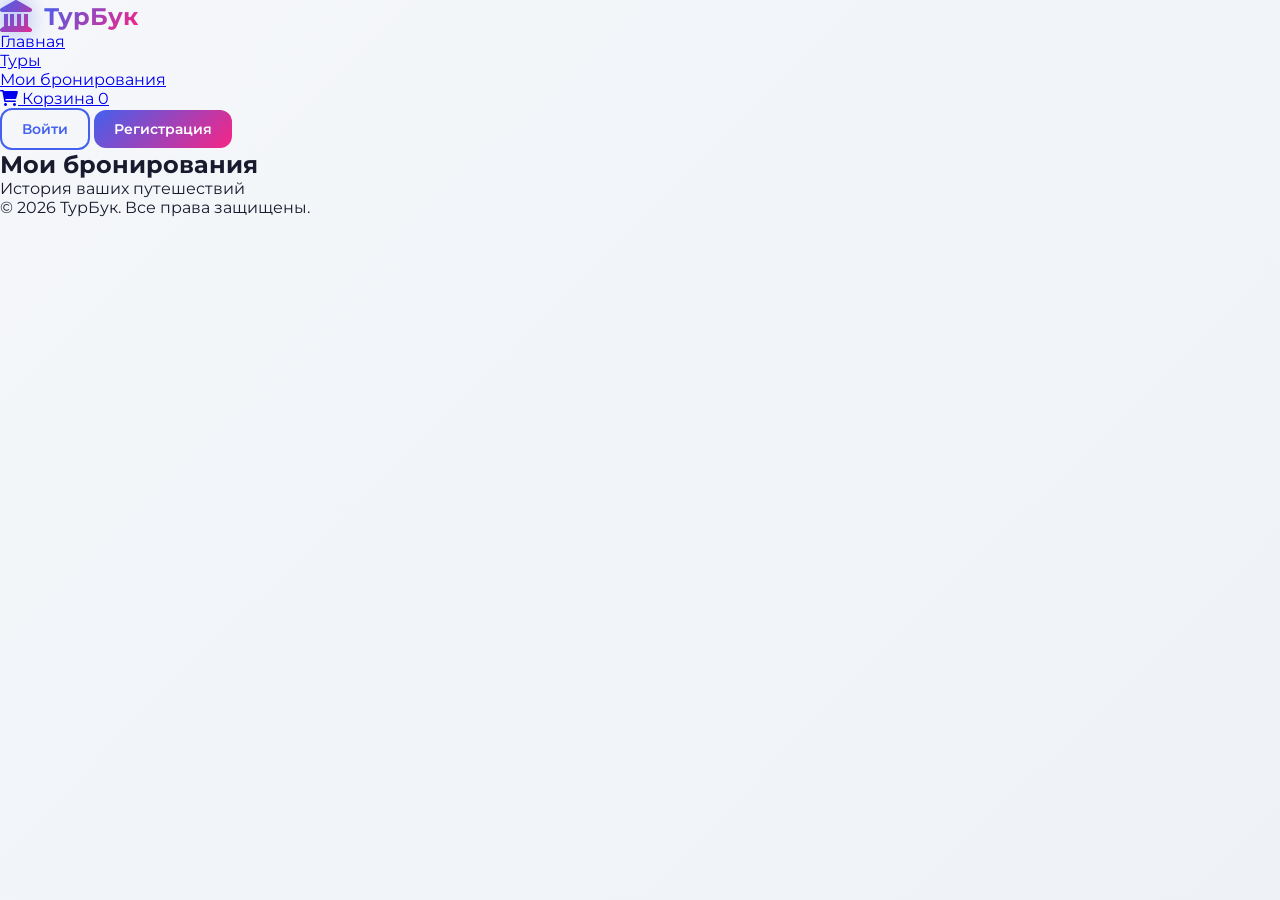
<file: booking.html>
<!DOCTYPE html>
<html lang="ru">
<head>
    <meta charset="UTF-8">
    <meta name="viewport" content="width=device-width, initial-scale=1.0">
    <title>Мои бронирования - ТурБук</title>
    <link rel="stylesheet" href="style.css">
    <link href="https://fonts.googleapis.com/css2?family=Montserrat:wght@300;400;500;600;700&display=swap" rel="stylesheet">
    <link rel="stylesheet" href="https://cdnjs.cloudflare.com/ajax/libs/font-awesome/6.0.0/css/all.min.css">
</head>
<body>
    <nav class="navbar">
        <div class="container">
            <div class="logo">
                <i class="fas fa-landmark"></i>
                <span>ТурБук</span>
            </div>
            <ul class="nav-links">
                <li><a href="index.html">Главная</a></li>
                <li><a href="tours.html">Туры</a></li>
                <li><a href="booking.html" class="active">Мои бронирования</a></li>
                <li><a href="cart.html"><i class="fas fa-shopping-cart"></i> Корзина <span id="cartCount" class="cart-count">0</span></a></li>
            </ul>
            <div class="auth-buttons" id="authButtons">
                <a href="login.html" class="btn btn-outline">Войти</a>
                <a href="register.html" class="btn btn-primary">Регистрация</a>
            </div>
            <div class="user-info" id="userInfo" style="display: none;">
                <i class="fas fa-user-circle"></i>
                <span id="username"></span>
                <button onclick="logout()" class="btn-logout">Выйти</button>
            </div>
        </div>
    </nav>

    <section class="page-header">
        <div class="container">
            <h1>Мои бронирования</h1>
            <p>История ваших путешествий</p>
        </div>
    </section>

    <section class="booking-section">
        <div class="container">
            <div id="bookingsList" class="bookings-list"></div>
        </div>
    </section>

    <footer>
        <div class="container">
            <p>&copy; 2026 ТурБук. Все права защищены.</p>
        </div>
    </footer>

    <script src="main.js"></script>
    <script>
        checkAuth();
        loadBookings();
        updateCartCount();
    </script>
</body>
</html>
</file>
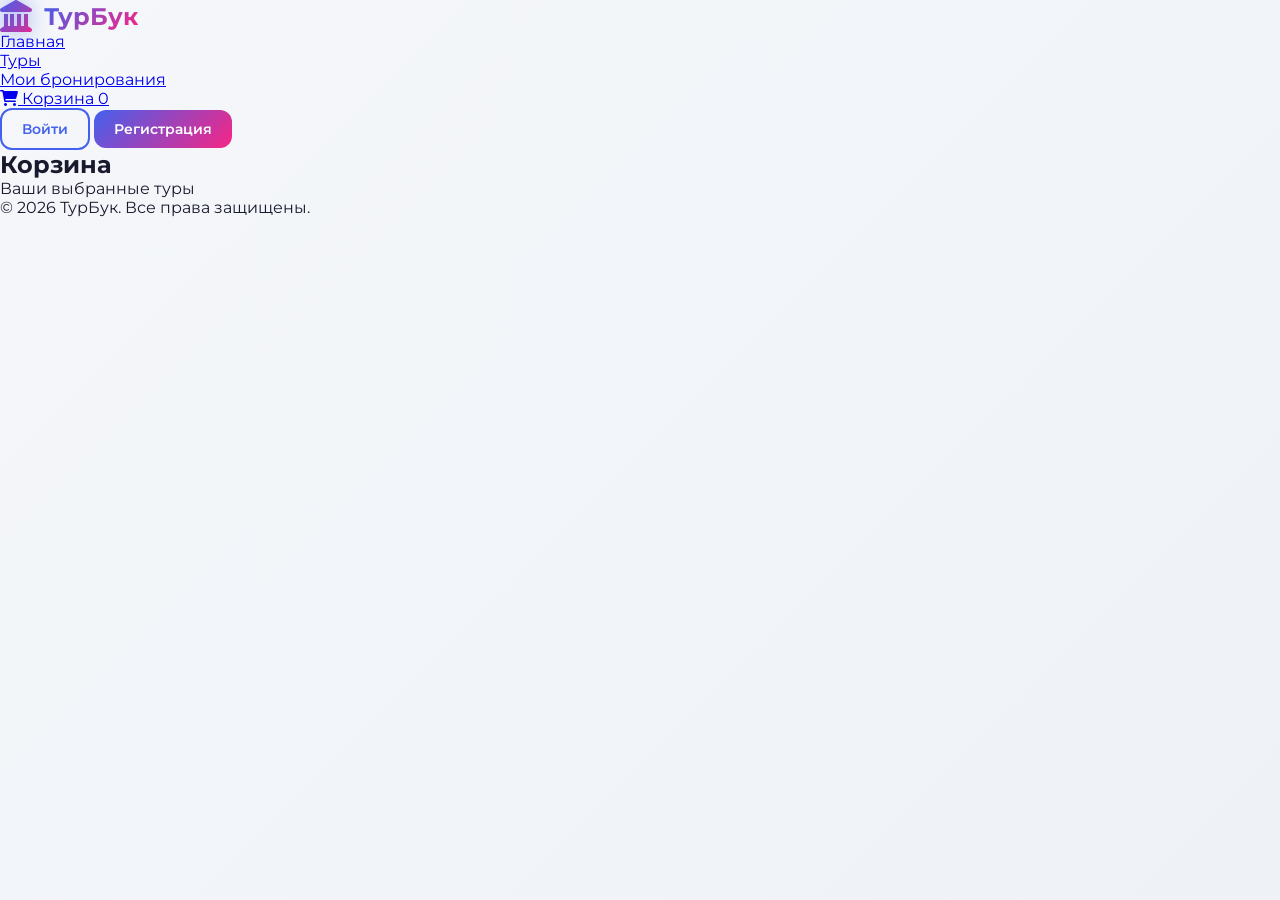
<file: cart.html>
<!DOCTYPE html>
<html lang="ru">
<head>
    <meta charset="UTF-8">
    <meta name="viewport" content="width=device-width, initial-scale=1.0">
    <title>Корзина - ТурБук</title>
    <link rel="stylesheet" href="style.css">
    <link href="https://fonts.googleapis.com/css2?family=Montserrat:wght@300;400;500;600;700&display=swap" rel="stylesheet">
    <link rel="stylesheet" href="https://cdnjs.cloudflare.com/ajax/libs/font-awesome/6.0.0/css/all.min.css">
</head>
<body>
    <nav class="navbar">
        <div class="container">
            <div class="logo">
                <i class="fas fa-landmark"></i>
                <span>ТурБук</span>
            </div>
            <ul class="nav-links">
                <li><a href="index.html">Главная</a></li>
                <li><a href="tours.html">Туры</a></li>
                <li><a href="booking.html">Мои бронирования</a></li>
                <li><a href="cart.html" class="active"><i class="fas fa-shopping-cart"></i> Корзина <span id="cartCount" class="cart-count">0</span></a></li>
            </ul>
            <div class="auth-buttons" id="authButtons">
                <a href="login.html" class="btn btn-outline">Войти</a>
                <a href="register.html" class="btn btn-primary">Регистрация</a>
            </div>
            <div class="user-info" id="userInfo" style="display: none;">
                <i class="fas fa-user-circle"></i>
                <span id="username"></span>
                <button onclick="logout()" class="btn-logout">Выйти</button>
            </div>
        </div>
    </nav>

    <section class="page-header">
        <div class="container">
            <h1>Корзина</h1>
            <p>Ваши выбранные туры</p>
        </div>
    </section>

    <section class="cart-section">
        <div class="container">
            <div id="cartItems" class="cart-items"></div>
            <div id="cartSummary" class="cart-summary"></div>
        </div>
    </section>

    <footer>
        <div class="container">
            <p>&copy; 2026 ТурБук. Все права защищены.</p>
        </div>
    </footer>

    <script src="main.js"></script>
    <script>
        checkAuth();
        loadCart();
    </script>
</body>
</html>
</file>
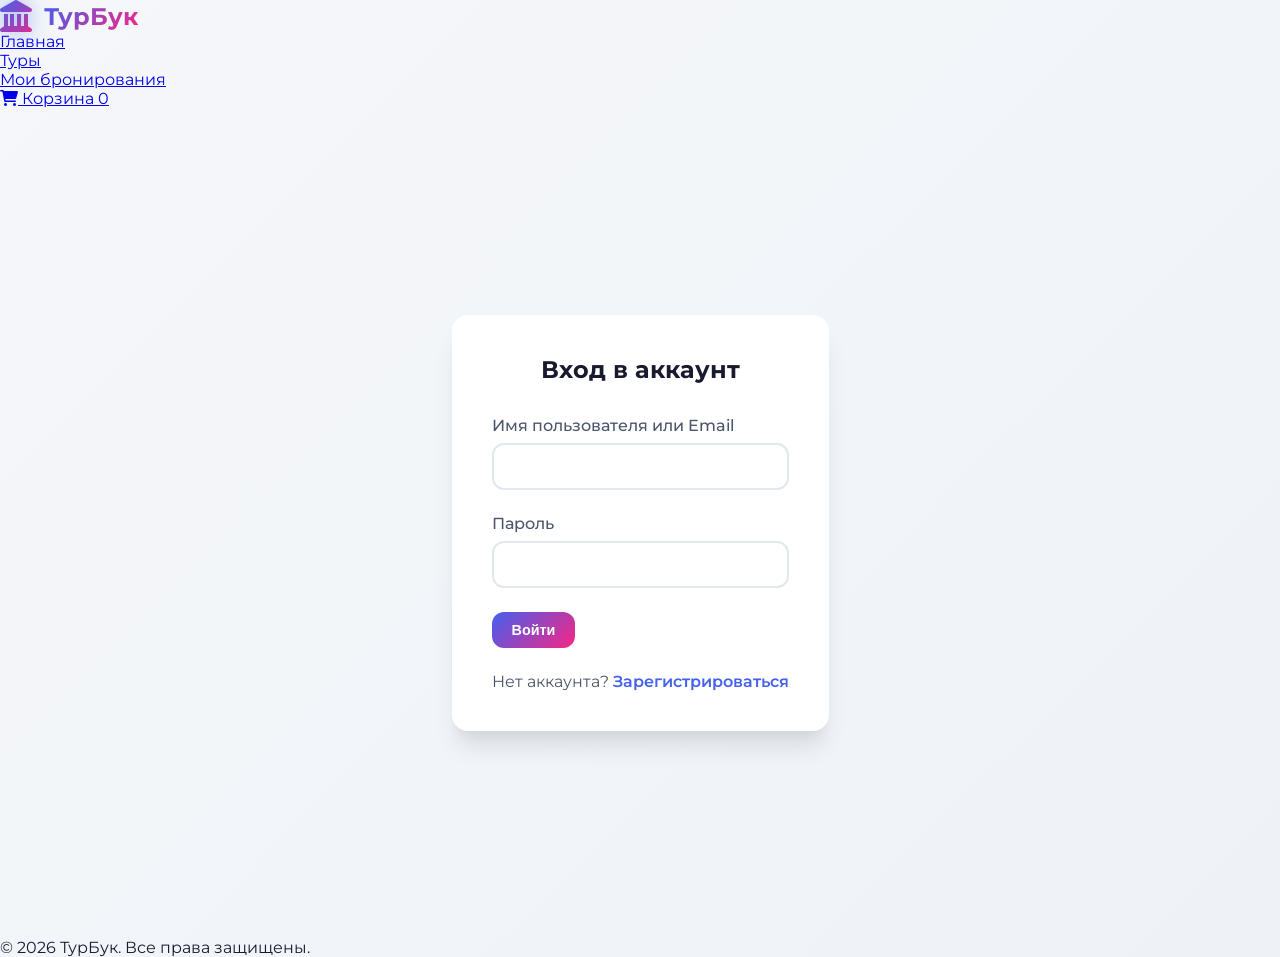
<file: login.html>
<!DOCTYPE html>
<html lang="ru">
<head>
    <meta charset="UTF-8">
    <meta name="viewport" content="width=device-width, initial-scale=1.0">
    <title>Вход - ТурБук</title>
    <link rel="stylesheet" href="style.css">
    <link href="https://fonts.googleapis.com/css2?family=Montserrat:wght@300;400;500;600;700&display=swap" rel="stylesheet">
    <link rel="stylesheet" href="https://cdnjs.cloudflare.com/ajax/libs/font-awesome/6.0.0/css/all.min.css">
</head>
<body>
    <nav class="navbar">
        <div class="container">
            <div class="logo">
                <i class="fas fa-landmark"></i>
                <span>ТурБук</span>
            </div>
            <ul class="nav-links">
                <li><a href="index.html">Главная</a></li>
                <li><a href="tours.html">Туры</a></li>
                <li><a href="booking.html">Мои бронирования</a></li>
                <li><a href="cart.html"><i class="fas fa-shopping-cart"></i> Корзина <span id="cartCount" class="cart-count">0</span></a></li>
            </ul>
        </div>
    </nav>

    <section class="auth-section">
        <div class="container">
            <div class="auth-card">
                <h2>Вход в аккаунт</h2>
                <form id="loginForm" onsubmit="return login(event)">
                    <div class="form-group">
                        <label>Имя пользователя или Email</label>
                        <input type="text" id="loginUsername" required>
                    </div>
                    <div class="form-group">
                        <label>Пароль</label>
                        <input type="password" id="loginPassword" required>
                    </div>
                    <button type="submit" class="btn btn-primary w-100">Войти</button>
                </form>
                <p class="auth-link">Нет аккаунта? <a href="register.html">Зарегистрироваться</a></p>
            </div>
        </div>
    </section>

    <footer>
        <div class="container">
            <p>&copy; 2026 ТурБук. Все права защищены.</p>
        </div>
    </footer>

    <script src="main.js"></script>
    <script>
        updateCartCount();
    </script>
</body>
</html>
</file>
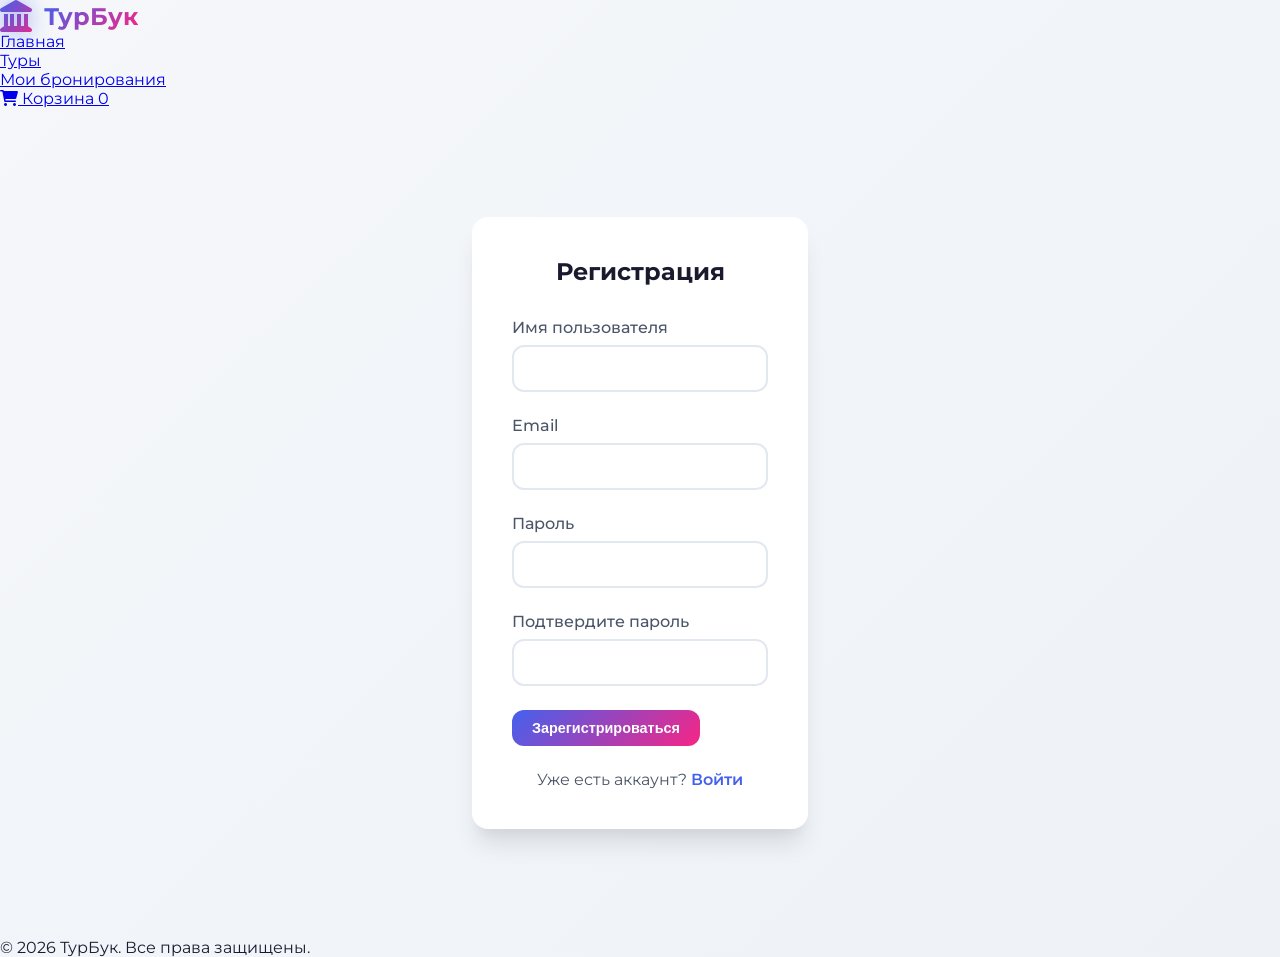
<file: register.html>
<!DOCTYPE html>
<html lang="ru">
<head>
    <meta charset="UTF-8">
    <meta name="viewport" content="width=device-width, initial-scale=1.0">
    <title>Регистрация - ТурБук</title>
    <link rel="stylesheet" href="style.css">
    <link href="https://fonts.googleapis.com/css2?family=Montserrat:wght@300;400;500;600;700&display=swap" rel="stylesheet">
    <link rel="stylesheet" href="https://cdnjs.cloudflare.com/ajax/libs/font-awesome/6.0.0/css/all.min.css">
</head>
<body>
    <nav class="navbar">
        <div class="container">
            <div class="logo">
                <i class="fas fa-landmark"></i>
                <span>ТурБук</span>
            </div>
            <ul class="nav-links">
                <li><a href="index.html">Главная</a></li>
                <li><a href="tours.html">Туры</a></li>
                <li><a href="booking.html">Мои бронирования</a></li>
                <li><a href="cart.html"><i class="fas fa-shopping-cart"></i> Корзина <span id="cartCount" class="cart-count">0</span></a></li>
            </ul>
        </div>
    </nav>

    <section class="auth-section">
        <div class="container">
            <div class="auth-card">
                <h2>Регистрация</h2>
                <form id="registerForm" onsubmit="return register(event)">
                    <div class="form-group">
                        <label>Имя пользователя</label>
                        <input type="text" id="regUsername" required>
                    </div>
                    <div class="form-group">
                        <label>Email</label>
                        <input type="email" id="regEmail" required>
                    </div>
                    <div class="form-group">
                        <label>Пароль</label>
                        <input type="password" id="regPassword" required>
                    </div>
                    <div class="form-group">
                        <label>Подтвердите пароль</label>
                        <input type="password" id="regPassword2" required>
                    </div>
                    <button type="submit" class="btn btn-primary w-100">Зарегистрироваться</button>
                </form>
                <p class="auth-link">Уже есть аккаунт? <a href="login.html">Войти</a></p>
            </div>
        </div>
    </section>

    <footer>
        <div class="container">
            <p>&copy; 2026 ТурБук. Все права защищены.</p>
        </div>
    </footer>

    <script src="main.js"></script>
    <script>
        updateCartCount();
    </script>
</body>
</html>
</file>
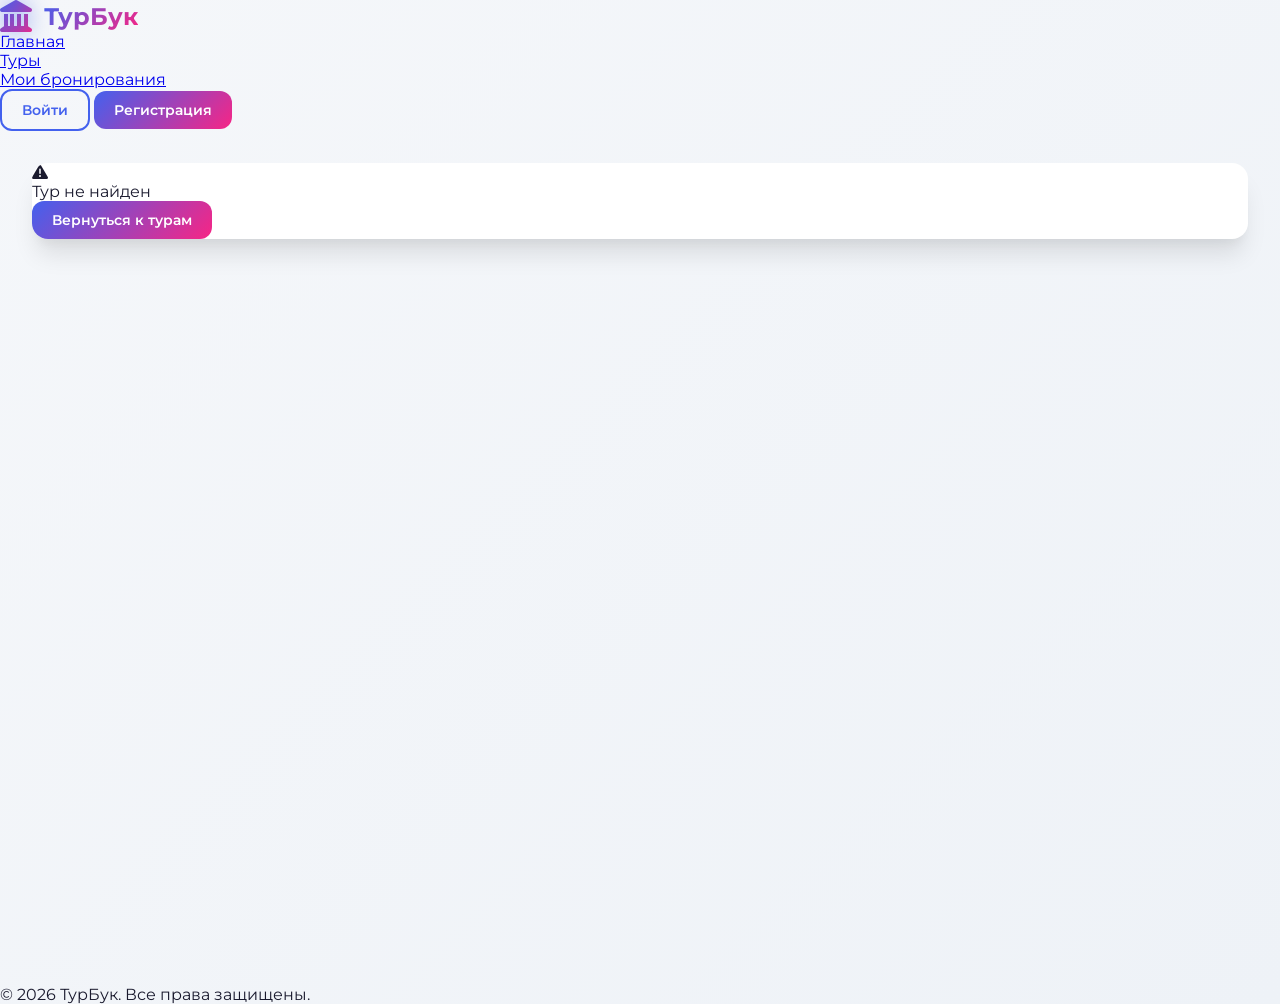
<file: tour-detail.html>
<!DOCTYPE html>
<html lang="ru">
<head>
    <meta charset="UTF-8">
    <meta name="viewport" content="width=device-width, initial-scale=1.0">
    <title>ТурБук - Подробнее о туре</title>
    <link rel="stylesheet" href="style.css">
    <link href="https://fonts.googleapis.com/css2?family=Montserrat:wght@300;400;500;600;700&display=swap" rel="stylesheet">
    <link rel="stylesheet" href="https://cdnjs.cloudflare.com/ajax/libs/font-awesome/6.0.0/css/all.min.css">
</head>
<body>
    <nav class="navbar">
        <div class="container">
            <div class="logo">
                <i class="fas fa-landmark"></i>
                <span>ТурБук</span>
            </div>
            <ul class="nav-links">
                <li><a href="index.html">Главная</a></li>
                <li><a href="tours.html">Туры</a></li>
                <li><a href="bookings.html">Мои бронирования</a></li>
            </ul>
            <div id="authSection"></div>
        </div>
    </nav>

    <section class="tour-detail-section">
        <div class="container">
            <div id="tourDetail" class="tour-detail-card">
                <div class="tour-detail-loading">
                    <i class="fas fa-spinner fa-spin"></i>
                    <p>Загрузка информации о туре...</p>
                </div>
            </div>
        </div>
    </section>

    <footer>
        <div class="container">
            <p>&copy; 2026 ТурБук. Все права защищены.</p>
        </div>
    </footer>

    <script src="data.js"></script>
    <script src="main.js"></script>
    <script>
        checkAuth();
        loadTourDetail();
    </script>
</body>
</html>
</file>
<file: style.css>
/* ========== ОСНОВНЫЕ ПЕРЕМЕННЫЕ ========== */
:root {
    --primary: #4361ee;
    --primary-dark: #3a56d4;
    --primary-light: #eef2ff;
    --secondary: #06ffa5;
    --accent: #f72585;
    --dark: #1a1a2e;
    --dark-light: #16213e;
    --gray: #4a5568;
    --gray-light: #e2e8f0;
    --white: #ffffff;
    --success: #10b981;
    --warning: #f59e0b;
    --danger: #ef4444;
    --gradient: linear-gradient(135deg, #4361ee 0%, #f72585 100%);
    --gradient-dark: linear-gradient(135deg, #1a1a2e 0%, #16213e 100%);
    --shadow-sm: 0 1px 2px 0 rgba(0, 0, 0, 0.05);
    --shadow: 0 4px 6px -1px rgba(0, 0, 0, 0.1), 0 2px 4px -1px rgba(0, 0, 0, 0.06);
    --shadow-lg: 0 10px 15px -3px rgba(0, 0, 0, 0.1), 0 4px 6px -2px rgba(0, 0, 0, 0.05);
    --shadow-xl: 0 20px 25px -5px rgba(0, 0, 0, 0.1), 0 10px 10px -5px rgba(0, 0, 0, 0.04);
    --border-radius: 16px;
    --border-radius-sm: 12px;
}

* {
    margin: 0;
    padding: 0;
    box-sizing: border-box;
}

body {
    font-family: 'Montserrat', sans-serif;
    background: linear-gradient(135deg, #f5f7fa 0%, #eef2f7 100%);
    color: var(--dark);
    min-height: 100vh;
}

/* ========== КОНТЕЙНЕР ПРИЛОЖЕНИЯ ========== */
.app-container {
    min-height: 100vh;
    display: flex;
    flex-direction: column;
}

/* ========== ВЕРХНЯЯ ПАНЕЛЬ ========== */
.app-header {
    background: var(--gradient-dark);
    backdrop-filter: blur(10px);
    padding: 0 2rem;
    height: 70px;
    display: flex;
    justify-content: space-between;
    align-items: center;
    border-bottom: 1px solid rgba(255, 255, 255, 0.1);
    position: sticky;
    top: 0;
    z-index: 100;
}

.logo {
    display: flex;
    align-items: center;
    gap: 12px;
    font-size: 1.5rem;
    font-weight: 700;
    color: var(--white);
}

.logo i {
    font-size: 2rem;
    background: var(--gradient);
    -webkit-background-clip: text;
    background-clip: text;
    color: transparent;
    text-shadow: 0 0 20px rgba(67, 97, 238, 0.5);
}

.logo span {
    background: var(--gradient);
    -webkit-background-clip: text;
    background-clip: text;
    color: transparent;
}

.logo small {
    font-size: 0.7rem;
    font-weight: normal;
    opacity: 0.7;
    margin-left: 5px;
}

.header-menu {
    display: flex;
    gap: 15px;
}

.icon-btn {
    background: rgba(255, 255, 255, 0.1);
    border: none;
    width: 40px;
    height: 40px;
    border-radius: 10px;
    color: var(--white);
    cursor: pointer;
    transition: all 0.3s ease;
    font-size: 1.2rem;
}

.icon-btn:hover {
    background: rgba(255, 255, 255, 0.2);
    transform: translateY(-2px);
}

/* ========== ОСНОВНАЯ ПАНЕЛЬ ========== */
.app-main {
    display: flex;
    flex: 1;
    min-height: calc(100vh - 70px - 50px);
}

/* ========== БОКОВОЕ МЕНЮ ========== */
.app-sidebar {
    width: 280px;
    background: var(--white);
    border-right: 1px solid var(--gray-light);
    padding: 2rem 1rem;
    position: sticky;
    top: 70px;
    height: calc(100vh - 70px);
    overflow-y: auto;
}

.sidebar-menu {
    display: flex;
    flex-direction: column;
    gap: 8px;
}

.menu-item {
    display: flex;
    align-items: center;
    gap: 12px;
    padding: 12px 16px;
    border-radius: var(--border-radius-sm);
    color: var(--gray);
    text-decoration: none;
    transition: all 0.3s ease;
    font-weight: 500;
}

.menu-item i {
    width: 24px;
    font-size: 1.2rem;
}

.menu-item:hover {
    background: var(--primary-light);
    color: var(--primary);
    transform: translateX(5px);
}

.menu-item.active {
    background: var(--gradient);
    color: var(--white);
    box-shadow: var(--shadow);
}

/* ========== РАБОЧАЯ ОБЛАСТЬ ========== */
.app-content {
    flex: 1;
    padding: 2rem;
    overflow-y: auto;
}

.page {
    display: none;
    animation: fadeIn 0.5s ease;
}

.page.active {
    display: block;
}

@keyframes fadeIn {
    from {
        opacity: 0;
        transform: translateY(20px);
    }
    to {
        opacity: 1;
        transform: translateY(0);
    }
}

/* ========== КАРТОЧКИ ========== */
.welcome-card {
    background: var(--gradient);
    border-radius: var(--border-radius);
    padding: 3rem;
    text-align: center;
    margin-bottom: 2rem;
    color: var(--white);
    box-shadow: var(--shadow-xl);
}

.welcome-card h1 {
    font-size: 2.5rem;
    margin-bottom: 1rem;
}

.welcome-card p {
    font-size: 1.1rem;
    opacity: 0.9;
}

/* Статистика */
.stats-grid {
    display: grid;
    grid-template-columns: repeat(auto-fit, minmax(250px, 1fr));
    gap: 1.5rem;
    margin-bottom: 2rem;
}

.stat-card {
    background: var(--white);
    border-radius: var(--border-radius);
    padding: 1.5rem;
    display: flex;
    align-items: center;
    gap: 1rem;
    box-shadow: var(--shadow);
    transition: all 0.3s ease;
    border: 1px solid rgba(0, 0, 0, 0.05);
}

.stat-card:hover {
    transform: translateY(-5px);
    box-shadow: var(--shadow-lg);
}

.stat-card i {
    font-size: 2.5rem;
    color: var(--primary);
    background: var(--primary-light);
    padding: 1rem;
    border-radius: var(--border-radius-sm);
}

.stat-info h3 {
    font-size: 2rem;
    font-weight: 700;
    color: var(--dark);
}

.stat-info p {
    color: var(--gray);
    font-size: 0.9rem;
}

/* Карточки туров */
.tours-grid {
    display: grid;
    grid-template-columns: repeat(auto-fill, minmax(320px, 1fr));
    gap: 1.5rem;
}

.tour-card {
    background: var(--white);
    border-radius: var(--border-radius);
    overflow: hidden;
    box-shadow: var(--shadow);
    transition: all 0.3s ease;
    cursor: pointer;
    border: 1px solid rgba(0, 0, 0, 0.05);
}

.tour-card:hover {
    transform: translateY(-8px);
    box-shadow: var(--shadow-xl);
}

.tour-image {
    height: 200px;
    overflow: hidden;
    position: relative;
}

.tour-image img {
    width: 100%;
    height: 100%;
    object-fit: cover;
    transition: transform 0.5s ease;
}

.tour-card:hover .tour-image img {
    transform: scale(1.1);
}

.tour-content {
    padding: 1.5rem;
}

.tour-title {
    font-size: 1.25rem;
    font-weight: 700;
    margin-bottom: 0.5rem;
    color: var(--dark);
}

.tour-description {
    color: var(--gray);
    font-size: 0.9rem;
    margin-bottom: 1rem;
    line-height: 1.5;
}

.tour-info {
    display: flex;
    flex-wrap: wrap;
    gap: 0.8rem;
    margin-bottom: 1rem;
    font-size: 0.85rem;
    color: var(--gray);
}

.tour-info span {
    display: flex;
    align-items: center;
    gap: 5px;
}

.tour-info i {
    color: var(--primary);
    width: 16px;
}

.tour-price {
    font-size: 1.5rem;
    font-weight: 700;
    color: var(--primary);
    margin-bottom: 1rem;
}

/* Кнопки */
.btn {
    display: inline-flex;
    align-items: center;
    gap: 8px;
    padding: 10px 20px;
    border-radius: var(--border-radius-sm);
    font-weight: 600;
    cursor: pointer;
    transition: all 0.3s ease;
    border: none;
    font-size: 0.9rem;
    text-decoration: none;
}

.btn-primary {
    background: var(--gradient);
    color: var(--white);
}

.btn-primary:hover {
    transform: translateY(-2px);
    box-shadow: var(--shadow);
}

.btn-outline {
    background: transparent;
    border: 2px solid var(--primary);
    color: var(--primary);
}

.btn-outline:hover {
    background: var(--primary);
    color: var(--white);
}

.btn-danger {
    background: var(--danger);
    color: var(--white);
}

.btn-large {
    padding: 12px 28px;
    font-size: 1rem;
}

.btn-small {
    padding: 6px 12px;
    font-size: 0.8rem;
}

/* ========== СТРАНИЦА ДЕТАЛЬНОГО ТУРА ========== */
.tour-detail-section {
    padding: 2rem;
    min-height: calc(100vh - 70px);
}

.tour-detail-card {
    background: var(--white);
    border-radius: var(--border-radius);
    overflow: hidden;
    box-shadow: var(--shadow-xl);
}

.tour-detail-content {
    display: flex;
    flex-wrap: wrap;
}

.tour-detail-image {
    flex: 1;
    min-width: 300px;
    max-height: 500px;
}

.tour-detail-image img {
    width: 100%;
    height: 100%;
    object-fit: cover;
}

.tour-detail-info {
    flex: 2;
    padding: 2rem;
}

.tour-detail-info h1 {
    font-size: 2rem;
    color: var(--dark);
    margin-bottom: 1rem;
}

.tour-detail-meta {
    display: flex;
    flex-wrap: wrap;
    gap: 1.5rem;
    padding: 1rem 0;
    border-top: 1px solid var(--gray-light);
    border-bottom: 1px solid var(--gray-light);
    margin-bottom: 1.5rem;
}

.tour-detail-meta span {
    display: flex;
    align-items: center;
    gap: 8px;
    color: var(--gray);
}

.tour-detail-meta i {
    color: var(--primary);
}

.tour-detail-section {
    margin-bottom: 1.5rem;
}

.tour-detail-section h3 {
    font-size: 1.1rem;
    margin-bottom: 0.5rem;
    display: flex;
    align-items: center;
    gap: 8px;
    color: var(--dark);
}

.tour-detail-section h3 i {
    color: var(--primary);
}

.tour-detail-grid {
    display: grid;
    grid-template-columns: 1fr 1fr;
    gap: 1.5rem;
    margin: 1.5rem 0;
}

.tour-detail-price {
    background: var(--gradient);
    padding: 1.5rem;
    border-radius: var(--border-radius);
    text-align: center;
    margin: 1.5rem 0;
}

.tour-detail-price .price {
    font-size: 2.5rem;
    font-weight: 700;
    color: var(--white);
}

.tour-detail-price .price-note {
    color: rgba(255, 255, 255, 0.8);
}

.tour-detail-buttons {
    display: flex;
    gap: 1rem;
    flex-wrap: wrap;
}

/* ========== БРОНИРОВАНИЯ ========== */
.bookings-list {
    display: flex;
    flex-direction: column;
    gap: 1rem;
}

.booking-card {
    background: var(--white);
    border-radius: var(--border-radius);
    padding: 1.5rem;
    display: flex;
    justify-content: space-between;
    align-items: center;
    flex-wrap: wrap;
    gap: 1rem;
    box-shadow: var(--shadow);
    transition: all 0.3s ease;
    border: 1px solid rgba(0, 0, 0, 0.05);
}

.booking-card:hover {
    transform: translateX(5px);
    box-shadow: var(--shadow-lg);
}

.booking-info h3 {
    font-size: 1.1rem;
    margin-bottom: 0.5rem;
    color: var(--dark);
}

.booking-details {
    display: flex;
    flex-wrap: wrap;
    gap: 1rem;
    font-size: 0.85rem;
    color: var(--gray);
}

.booking-details span {
    display: flex;
    align-items: center;
    gap: 5px;
}

.booking-status-area {
    text-align: right;
}

.booking-status {
    display: inline-block;
    padding: 4px 12px;
    border-radius: 20px;
    font-size: 0.8rem;
    font-weight: 600;
}

.status-pending {
    background: #fef3c7;
    color: #d97706;
}

.status-paid {
    background: #d1fae5;
    color: #059669;
}

.status-cancelled {
    background: #fee2e2;
    color: #dc2626;
}

.booking-actions {
    margin-top: 10px;
    display: flex;
    gap: 8px;
    justify-content: flex-end;
}

/* ========== АВТОРИЗАЦИЯ ========== */
.auth-section {
    min-height: calc(100vh - 70px);
    display: flex;
    align-items: center;
    justify-content: center;
    padding: 2rem;
}

.auth-card {
    background: var(--white);
    border-radius: var(--border-radius);
    padding: 2.5rem;
    max-width: 450px;
    width: 100%;
    box-shadow: var(--shadow-xl);
    animation: fadeIn 0.5s ease;
}

.auth-card h2 {
    text-align: center;
    margin-bottom: 2rem;
    color: var(--dark);
}

.form-group {
    margin-bottom: 1.5rem;
}

.form-group label {
    display: block;
    margin-bottom: 0.5rem;
    font-weight: 500;
    color: var(--gray);
}

.form-group input {
    width: 100%;
    padding: 12px 16px;
    border: 2px solid var(--gray-light);
    border-radius: var(--border-radius-sm);
    font-size: 1rem;
    transition: all 0.3s ease;
    font-family: inherit;
}

.form-group input:focus {
    outline: none;
    border-color: var(--primary);
    box-shadow: 0 0 0 3px var(--primary-light);
}

.auth-link {
    text-align: center;
    margin-top: 1.5rem;
    color: var(--gray);
}

.auth-link a {
    color: var(--primary);
    text-decoration: none;
    font-weight: 600;
}

.auth-link a:hover {
    text-decoration: underline;
}

.user-info {
    display: flex;
    align-items: center;
    gap: 15px;
    background: rgba(255, 255, 255, 0.1);
    padding: 8px 16px;
    border-radius: 40px;
    backdrop-filter: blur(10px);
}

.user-info i {
    font-size: 1.2rem;
    color: var(--secondary);
}

.user-info span {
    font-weight: 500;
}

/* ========== ФУТЕР ========== */
.app-footer {
    background: var(--dark-light);
    color: rgba(255, 255, 255, 0.6);
    text-align: center;
    padding: 1rem;
    font-size: 0.85rem;
}

/* ========== ОТЧЕТЫ ========== */
.reports-grid {
    display: grid;
    grid-template-columns: repeat(auto-fit, minmax(300px, 1fr));
    gap: 1.5rem;
    margin-top: 1.5rem;
}

.report-card {
    background: var(--white);
    border-radius: var(--border-radius);
    padding: 1.5rem;
    text-align: center;
    box-shadow: var(--shadow);
    transition: all 0.3s ease;
}

.report-card:hover {
    transform: translateY(-5px);
    box-shadow: var(--shadow-lg);
}

.report-card h3 {
    color: var(--gray);
    font-size: 1rem;
    margin-bottom: 0.5rem;
}

.report-value {
    font-size: 2rem;
    font-weight: 700;
    color: var(--primary);
}

/* ========== ПУСТЫЕ СОСТОЯНИЯ ========== */
.empty-state {
    text-align: center;
    padding: 4rem;
    color: var(--gray);
}

.empty-state i {
    font-size: 4rem;
    margin-bottom: 1rem;
    opacity: 0.5;
}

/* ========== АДАПТИВНОСТЬ ========== */
@media (max-width: 768px) {
    .app-sidebar {
        position: fixed;
        left: -280px;
        transition: left 0.3s ease;
        z-index: 200;
    }
    
    .app-sidebar.open {
        left: 0;
    }
    
    .app-content {
        padding: 1rem;
    }
    
    .welcome-card h1 {
        font-size: 1.5rem;
    }
    
    .tour-detail-grid {
        grid-template-columns: 1fr;
    }
    
    .booking-card {
        flex-direction: column;
        text-align: center;
    }
    
    .booking-status-area {
        text-align: center;
    }
    
    .booking-actions {
        justify-content: center;
    }
}

/* ========== АНИМАЦИИ ========== */
@keyframes pulse {
    0%, 100% {
        transform: scale(1);
    }
    50% {
        transform: scale(1.05);
    }
}

.pulse {
    animation: pulse 2s infinite;
}

/* ========== СКРОЛЛБАР ========== */
::-webkit-scrollbar {
    width: 8px;
    height: 8px;
}

::-webkit-scrollbar-track {
    background: var(--gray-light);
    border-radius: 10px;
}

::-webkit-scrollbar-thumb {
    background: var(--primary);
    border-radius: 10px;
}

::-webkit-scrollbar-thumb:hover {
    background: var(--primary-dark);
}
</file>
